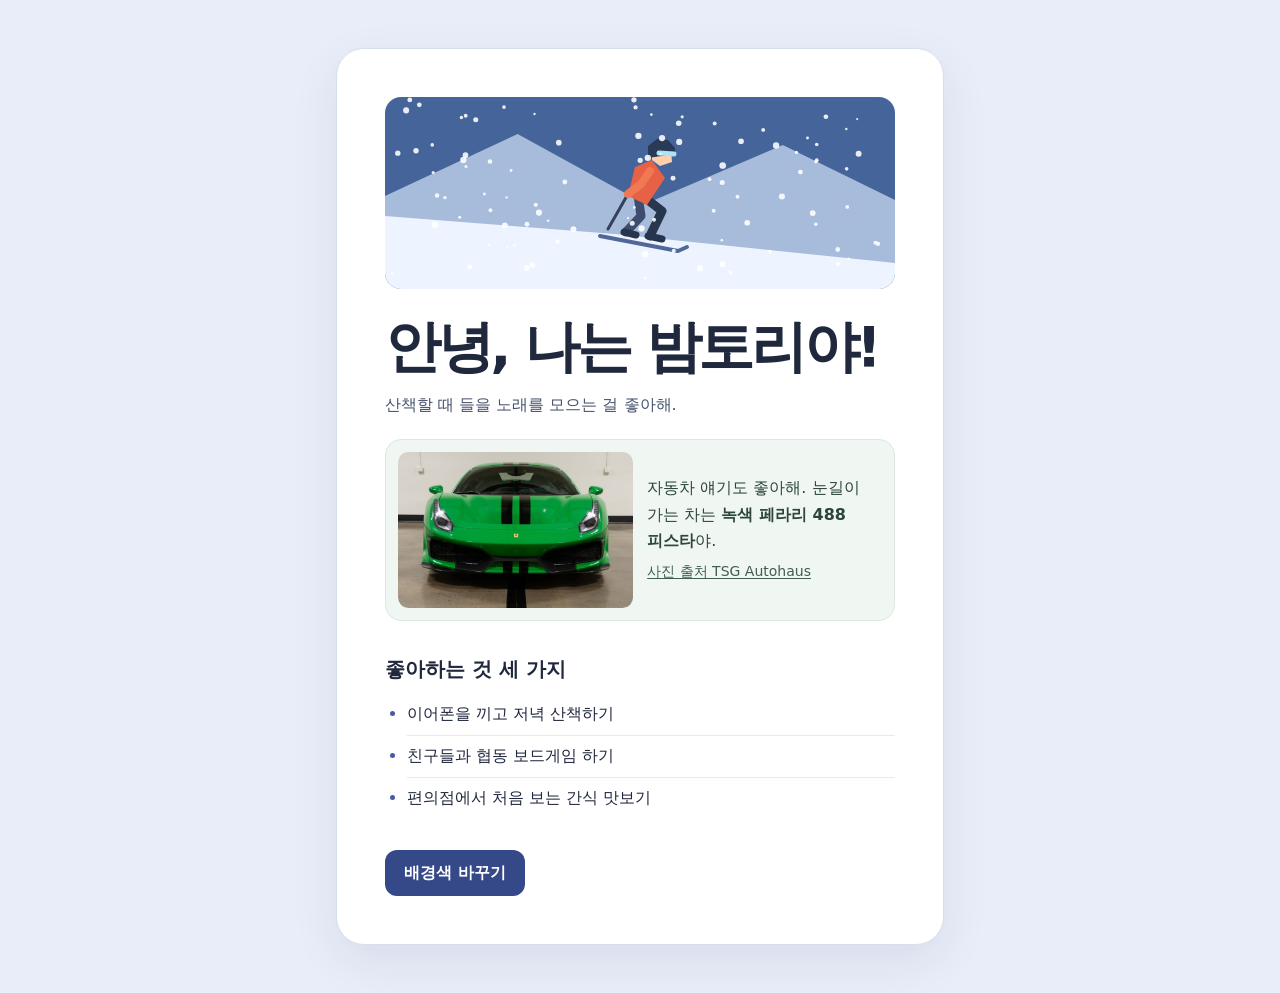
<file: 01-intro/index.html>
<!doctype html>
<html lang="ko">
<head>
  <meta charset="utf-8">
  <meta name="viewport" content="width=device-width, initial-scale=1">
  <title>밤토리의 자기소개</title>
  <style>
    * { box-sizing: border-box; }

    body {
      margin: 0;
      min-height: 100vh;
      display: grid;
      place-items: center;
      padding: clamp(1.25rem, 5vw, 3rem);
      background-color: #e8edf9;
      color: #20283d;
      font: 1rem/1.65 system-ui, "Malgun Gothic", sans-serif;
      word-break: keep-all;
    }

    main {
      width: min(100%, 38rem);
      padding: clamp(1.5rem, 6vw, 3rem);
      background: #fff;
      border: 1px solid #d7dfed;
      border-radius: 1.75rem;
      box-shadow: 0 1rem 3rem #20283d14;
    }

    .winter-scene {
      position: relative;
      height: 12rem;
      margin: 0 0 1.5rem;
      overflow: hidden;
      border-radius: 1rem;
      background: var(--winter-sky, #456499);
    }

    .winter-scene canvas { display: block; width: 100%; height: 100%; }

    h1 {
      margin: 0;
      font-size: clamp(2rem, 7vw, 3.5rem);
      line-height: 1.2;
      letter-spacing: -.06em;
    }

    header p { margin: .75rem 0 0; color: #47536c; }
    .car-photo {
      display: grid;
      grid-template-columns: minmax(0, 1fr) minmax(0, 1fr);
      align-items: center;
      gap: .9rem;
      margin: 1.25rem 0 0;
      padding: .75rem;
      border: 1px solid #dce8e1;
      border-radius: 1rem;
      background: #f0f6f2;
    }

    .car-photo img {
      display: block;
      width: 100%;
      height: auto;
      border-radius: .65rem;
    }

    .car-photo figcaption { color: #2c463a; }
    .car-photo figcaption p { margin: 0; }
    .car-photo a {
      display: inline-block;
      margin-top: .35rem;
      color: #405d52;
      font-size: .875rem;
      text-underline-offset: .16em;
    }

    @media (max-width: 30rem) {
      .car-photo { grid-template-columns: 1fr; }
      .car-photo img { width: min(100%, 15rem); justify-self: center; }
    }

    section { margin: 2rem 0; }
    h2 { margin: 0 0 .5rem; font-size: 1.25rem; }
    ul { margin: 0; padding-inline-start: 1.35rem; }
    li { padding: .45rem 0; }
    li + li { border-top: 1px solid #e4e9f3; }
    li::marker { color: #465ba1; }

    button {
      min-height: 2.75rem;
      padding: .6rem 1.2rem;
      border: 0;
      border-radius: .75rem;
      background: #354887;
      color: #fff;
      font: inherit;
      font-weight: 700;
      cursor: pointer;
    }

    button:hover { background: #29396e; }
    button:focus-visible { outline: 3px solid #465ba1; outline-offset: 4px; }
  </style>
</head>
<body>
  <main>
    <figure class="winter-scene" role="img" aria-label="펑펑 내리는 눈 속에서 스키를 타는 밤토리">
      <canvas aria-hidden="true"></canvas>
    </figure>

    <header>
      <h1>안녕, 나는 밤토리야!</h1>
      <p>산책할 때 들을 노래를 모으는 걸 좋아해.</p>
    </header>

    <figure class="car-photo">
      <img src="[data-uri]" alt="검은색 줄무늬가 있는 녹색 페라리 488 피스타의 앞모습">
      <figcaption>
        <p>자동차 얘기도 좋아해. 눈길이 가는 차는 <strong>녹색 페라리 488 피스타</strong>야.</p>
        <a href="https://www.tsgautohaus.com/2020-ferrari-488-pista-green">사진 출처 TSG Autohaus</a>
      </figcaption>
    </figure>

    <section aria-labelledby="favorites-heading">
      <h2 id="favorites-heading">좋아하는 것 세 가지</h2>
      <ul>
        <li>이어폰을 끼고 저녁 산책하기</li>
        <li>친구들과 협동 보드게임 하기</li>
        <li>편의점에서 처음 보는 간식 맛보기</li>
      </ul>
    </section>

    <button id="change-background" type="button">배경색 바꾸기</button>
  </main>

  <script>
    const colors = ["#e8edf9", "#d5f1e4", "#ffe6cf", "#f2ddf6"];
    const skyColors = ["#456499", "#28796e", "#a65450", "#79578c"];
    let colorIndex = 0;

    document.getElementById("change-background").addEventListener("click", () => {
      colorIndex = (colorIndex + 1) % colors.length;
      document.body.style.backgroundColor = colors[colorIndex];
      scene.style.setProperty("--winter-sky", skyColors[colorIndex]);
    });

    const scene = document.querySelector(".winter-scene");
    const canvas = scene.querySelector("canvas");
    const context = canvas.getContext("2d");
    const motion = matchMedia("(prefers-reduced-motion: reduce)");
    const snowflakes = Array.from({ length: 95 }, () => ({
      x: Math.random(), y: Math.random(),
      radius: 1 + Math.random() * 2.4, speed: .06 + Math.random() * .16
    }));
    let animationFrame;

    function shape(color, points) {
      context.fillStyle = color;
      context.beginPath();
      points.forEach(([x, y]) => context.lineTo(x, y));
      context.closePath();
      context.fill();
    }

    function line(color, thickness, points) {
      context.strokeStyle = color;
      context.lineWidth = thickness;
      context.lineCap = "round";
      context.lineJoin = "round";
      context.beginPath();
      points.forEach(([x, y]) => context.lineTo(x, y));
      context.stroke();
    }

    function drawWinter(time) {
      const width = canvas.clientWidth;
      const height = canvas.clientHeight;
      const scale = window.devicePixelRatio || 1;
      if (canvas.width !== Math.round(width * scale) || canvas.height !== Math.round(height * scale)) {
        canvas.width = Math.round(width * scale);
        canvas.height = Math.round(height * scale);
      }
      context.setTransform(scale, 0, 0, scale, 0, 0);
      context.clearRect(0, 0, width, height);
      shape("#a7bbda", [[0, height], [0, 99], [width * .26, 37], [width * .51, 107], [width * .78, 48], [width, 103], [width, height]]);
      shape("#edf4ff", [[0, 119], [width * .45, 137], [width, 166], [width, height], [0, height]]);

      context.save();
      context.translate(width * .5, 92);
      line("#506898", 4, [[-40, 47], [38, 62], [47, 58]]);
      line("#34405d", 3, [[-32, 40], [-12, 5], [11, -7]]);
      line("#28364e", 9, [[0, 5], [22, 22], [10, 47]]);
      line("#3c4d6d", 9, [[-2, 6], [1, 27], [-14, 43]]);
      line("#26344d", 7, [[-16, 43], [-4, 46]]);
      line("#26344d", 7, [[8, 47], [22, 50]]);
      shape("#e76147", [[-12, 7], [-5, -22], [12, -29], [25, -11], [7, 16]]);
      line("#f07953", 8, [[10, -18], [1, -5], [-12, 5]]);
      shape("#ffcfac", [[12, -39], [31, -40], [32, -27], [20, -23], [12, -29]]);
      shape("#293958", [[8, -31], [8, -43], [17, -50], [28, -49], [35, -41], [35, -35]]);
      line("#a9e5f6", 5, [[19, -36], [34, -35]]);
      context.restore();

      context.fillStyle = "rgba(255, 255, 255, .88)";
      for (const flake of snowflakes) {
        const x = ((flake.x + time * .000025) % 1) * width;
        const y = ((flake.y + time * .001 * flake.speed) % 1) * height;
        context.beginPath();
        context.arc(x, y, flake.radius, 0, Math.PI * 2);
        context.fill();
      }
    }

    function animateWinter(time) {
      drawWinter(time);
      animationFrame = requestAnimationFrame(animateWinter);
    }

    function updateMotion() {
      cancelAnimationFrame(animationFrame);
      drawWinter(0);
      if (!motion.matches) animationFrame = requestAnimationFrame(animateWinter);
    }

    motion.addEventListener("change", updateMotion);
    window.addEventListener("resize", updateMotion);
    updateMotion();
  </script>
</body>
</html>
</file>
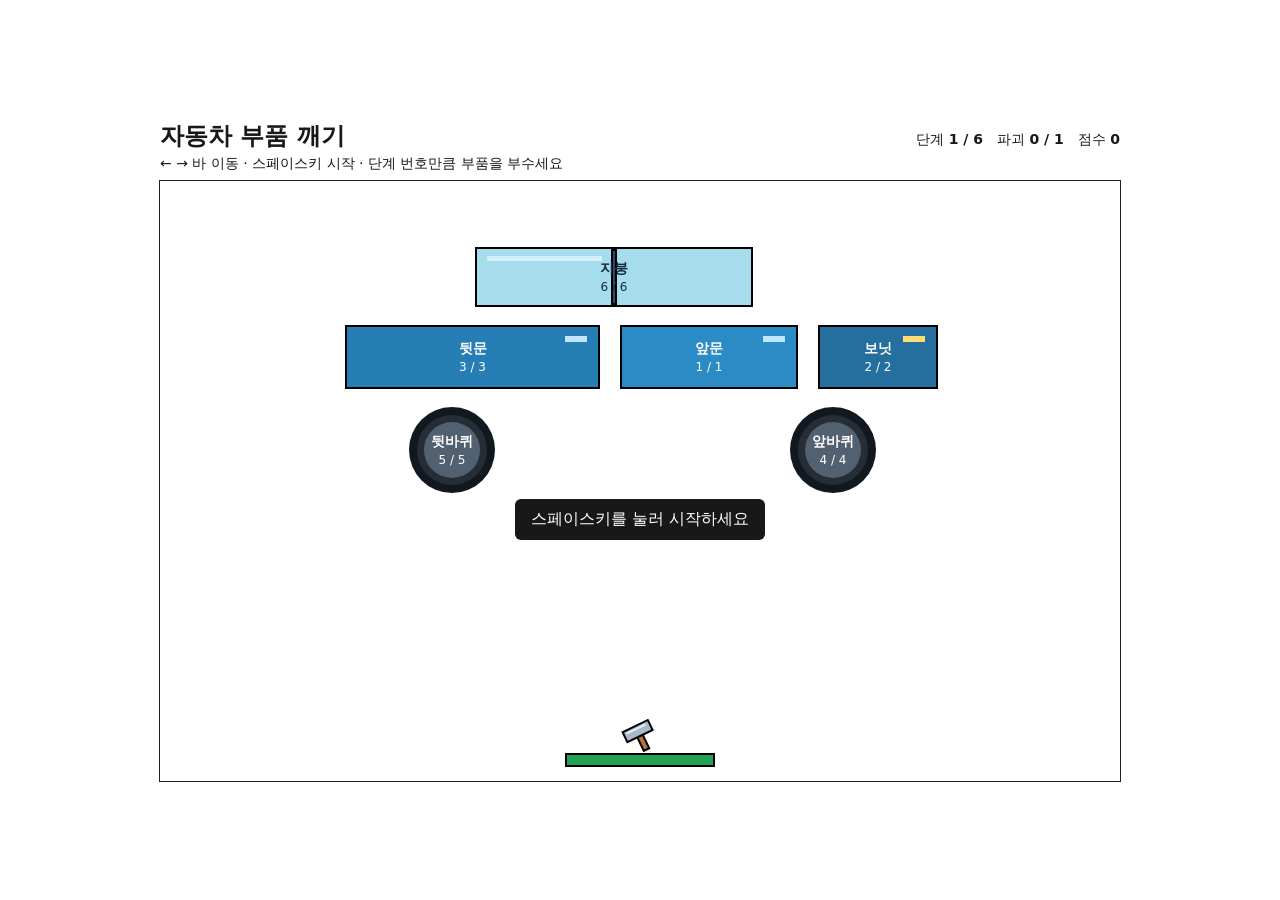
<file: 02-bricks/brick_game.html>
<!doctype html>
<html lang="ko">
<head>
  <meta charset="utf-8">
  <meta name="viewport" content="width=device-width, initial-scale=1">
  <title>자동차 부품 깨기</title>
  <link rel="stylesheet" href="brick_game.css">
  <script src="brick_game.js" defer></script>
</head>
<body>
  <main>
    <header>
      <h1>자동차 부품 깨기</h1>
      <div class="stats">
        <span>단계 <strong id="level">1 / 6</strong></span>
        <span>파괴 <strong id="progress">0 / 1</strong></span>
        <span>점수 <strong id="score">0</strong></span>
      </div>
    </header>
    <p class="guide">← → 바 이동 · 스페이스키 시작 · 단계 번호만큼 부품을 부수세요</p>
    <div class="stage">
      <canvas id="game" width="960" height="600" aria-label="자동차 부품 깨기 게임 영역"></canvas>
      <div id="message" class="message" role="status">스페이스키를 눌러 시작하세요</div>
    </div>
  </main>
</body>
</html>
</file>
<file: 02-bricks/brick_game.css>
* {
  box-sizing: border-box;
}

body {
  margin: 0;
  min-height: 100vh;
  display: grid;
  place-items: center;
  padding: 8px;
  background: #fff;
  color: #181818;
  font-family: system-ui, sans-serif;
}

main {
  width: min(960px, 100%, max(280px, calc((100vh - 82px) * 1.6)));
}

header {
  display: flex;
  align-items: baseline;
  justify-content: space-between;
  gap: 12px;
}

h1 {
  margin: 0;
  font-size: 24px;
}

.stats {
  display: flex;
  flex-wrap: wrap;
  justify-content: flex-end;
  column-gap: 14px;
  font-size: 14px;
}

.guide {
  margin: 0;
}

.guide {
  margin-block: 3px 8px;
  font-size: 14px;
}

.stage {
  position: relative;
  outline: 1px solid #222;
}

canvas {
  display: block;
  width: 100%;
  height: auto;
  background: #fff;
}

.message {
  position: absolute;
  inset: 53% 8% auto;
  width: fit-content;
  max-width: 84%;
  margin-inline: auto;
  padding: 10px 16px;
  background: #181818;
  color: white;
  border-radius: 6px;
  text-align: center;
}
</file>
